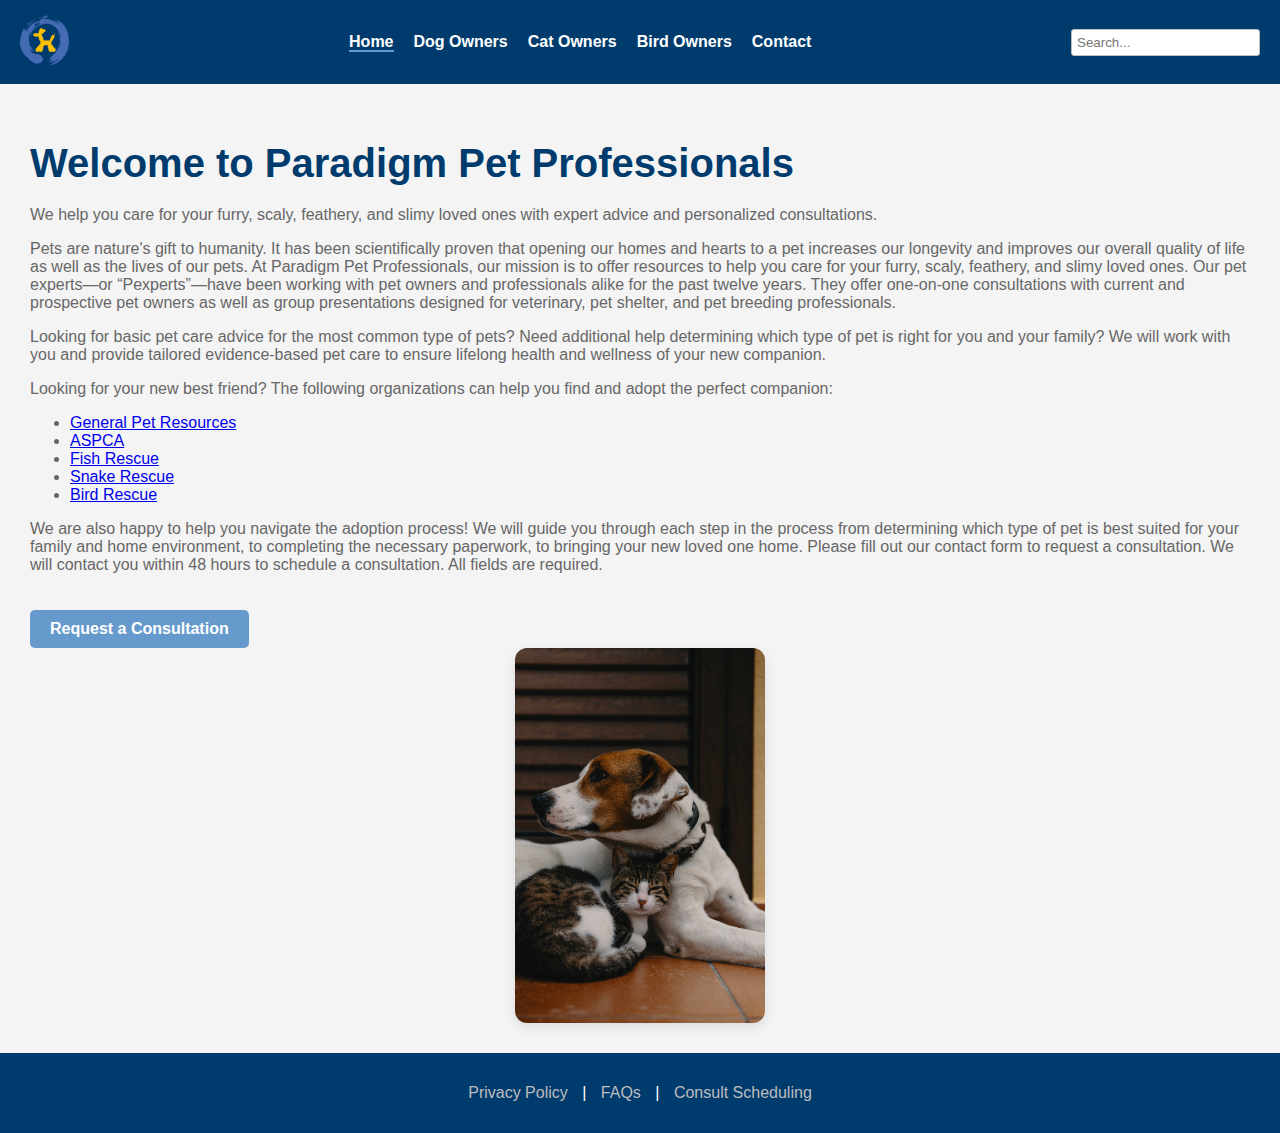
<file: index.html>
<!DOCTYPE html>
<html lang="en">

<head>
    <meta charset="UTF-8" />
    <meta name="viewport" content="width=device-width, initial-scale=1.0" />
    <title>Paradigm Pet Professionals - Home</title>
    <link rel="stylesheet" href="style.css" />
</head>

<body>
    <header>
        <div class="header-container">
            <div class="logo">
                <a href="index.html">
                    <img src="pics/logo.png" alt="Paradigm Pet Professionals Logo" />
                </a>
            </div>
            <nav>
                <ul>
                    <li><a href="index.html" class="active">Home</a></li>
                    <li><a href="dog.html">Dog Owners</a></li>
                    <li><a href="cat.html">Cat Owners</a></li>
                    <li><a href="bird.html">Bird Owners</a></li>
                    <li><a href="contact.html">Contact</a></li>
                </ul>
            </nav>
            <div class="search-bar">
                <input type="text" placeholder="Search..." />
            </div>
        </div>
    </header>

    <main class="main-content">
        <h1>Welcome to Paradigm Pet Professionals</h1>
        <p>We help you care for your furry, scaly, feathery, and slimy loved ones with expert advice and personalized consultations.</p>

        <p>Pets are nature's gift to humanity. It has been scientifically proven that opening our homes and hearts to a pet increases our longevity and improves our overall quality of life as well as the lives of our pets. At Paradigm Pet Professionals, our mission is to offer resources to help you care for your furry, scaly, feathery, and slimy loved ones. Our pet experts—or “Pexperts”—have been working with pet owners and professionals alike for the past twelve years. They offer one-on-one consultations with current and prospective pet owners as well as group presentations designed for veterinary, pet shelter, and pet breeding professionals.</p>

        <p>Looking for basic pet care advice for the most common type of pets? Need additional help determining which type of pet is right for you and your family? We will work with you and provide tailored evidence-based pet care to ensure lifelong health and wellness of your new companion.</p>

        <p>Looking for your new best friend? The following organizations can help you find and adopt the perfect companion:</p>
        <ul>
            <li><a href="https://bestfriends.org/pet-care-resources/issues/pet-adoption-resources" target="_blank">General Pet Resources</a></li>
            <li><a href="https://www.aspca.org/" target="_blank">ASPCA</a></li>
            <li><a href="https://www.sterlingshelter.org/humane-society/koi-fish-rescue/" target="_blank">Fish Rescue</a></li>
            <li><a href="https://savethesnakes.org/snakerescuecall/" target="_blank">Snake Rescue</a></li>
            <li><a href="https://ftlob.rescuegroups.org/" target="_blank">Bird Rescue</a></li>
        </ul>

        <p>We are also happy to help you navigate the adoption process! We will guide you through each step in the process from determining which type of pet is best suited for your family and home environment, to completing the necessary paperwork, to bringing your new loved one home. Please fill out our contact form to request a consultation. We will contact you within 48 hours to schedule a consultation. All fields are required.</p>

        <a href="contact.html" class="cta-button">Request a Consultation</a>

        <div class="home-image-box">
            <img src="pics/dogcat.jpg" alt="Happy pet" class="home-image">
        </div>
    </main>

    <footer id="index-footer">
        <p>
            <a href="privacy.html">Privacy Policy</a> |
            <a href="faq.html">FAQs</a> |
            <a href="contact.html">Consult Scheduling</a>
        </p>
    </footer>
</body>

</html>
</file>
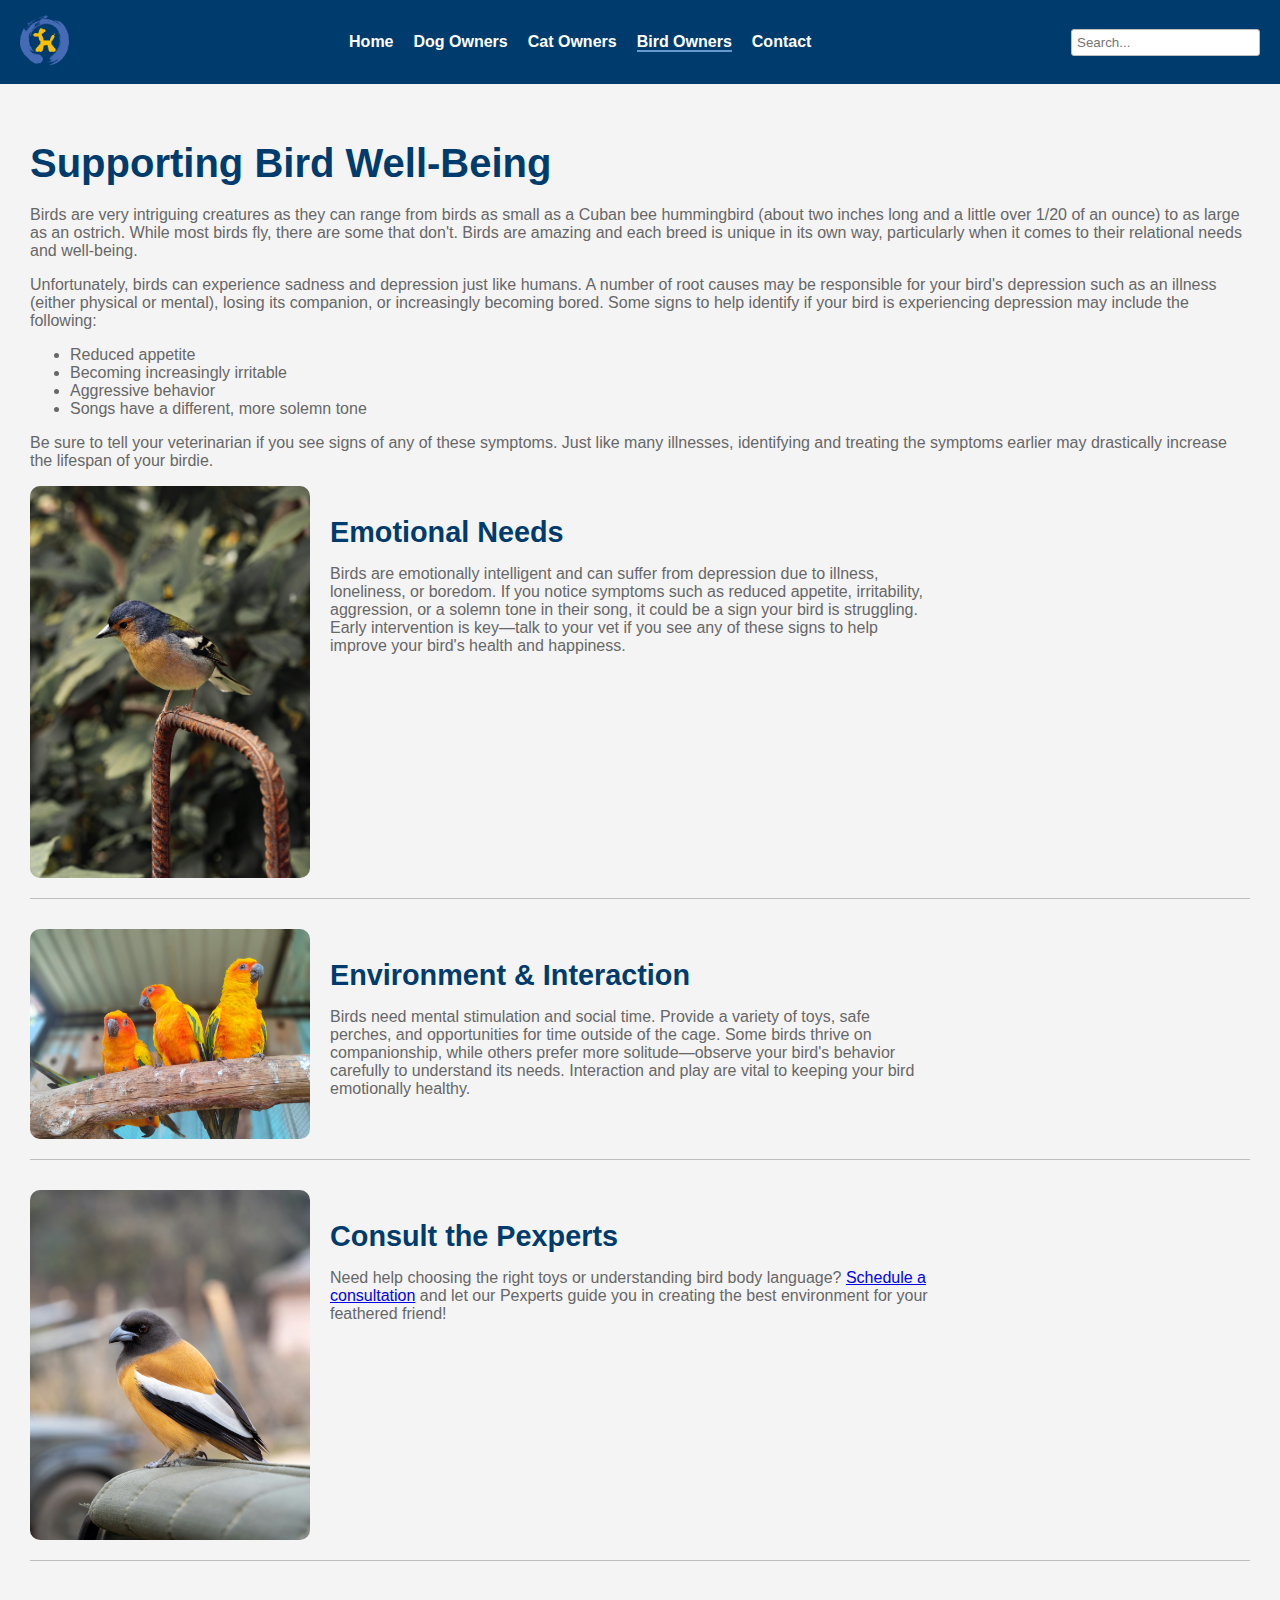
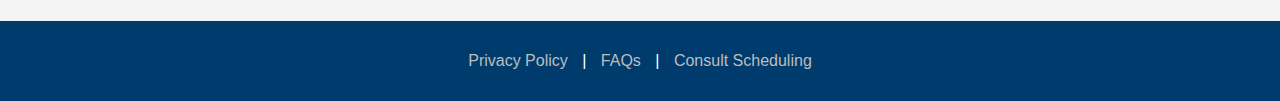
<file: bird.html>
<!DOCTYPE html>
<html lang="en">

<head>
    <meta charset="UTF-8" />
    <meta name="viewport" content="width=device-width, initial-scale=1.0" />
    <title>Bird Owners</title>
    <link rel="stylesheet" href="style.css" />
</head>

<body class="page-container">
    <header>
        <div class="header-container">
            <div class="logo">
                <a href="index.html">
                    <img src="pics/logo.png" alt="Paradigm Pet Professionals Logo" />
                </a>
            </div>
            <nav>
                <ul>
                    <li><a href="index.html">Home</a></li>
                    <li><a href="dog.html">Dog Owners</a></li>
                    <li><a href="cat.html">Cat Owners</a></li>
                    <li><a href="bird.html" class="active">Bird Owners</a></li>
                    <li><a href="contact.html">Contact</a></li>
                </ul>
            </nav>
            <div class="search-bar">
                <input type="text" placeholder="Search..." />
            </div>
        </div>
    </header>

    <main class="main-content">
        <h1>Supporting Bird Well-Being</h1>

        <p>Birds are very intriguing creatures as they can range from birds as small as a Cuban bee hummingbird (about
            two inches long and a little over 1/20 of an ounce) to as large as an ostrich. While most birds fly, there
            are some that don't. Birds are amazing and each breed is unique in its own way, particularly when it comes
            to their relational needs and well-being.</p>

        <p>Unfortunately, birds can experience sadness and depression just like humans. A number of root causes may be
            responsible for your bird's depression such as an illness (either physical or mental), losing its companion,
            or increasingly becoming bored. Some signs to help identify if your bird is experiencing depression may
            include the following:</p>

        <ul>
            <li>Reduced appetite</li>
            <li>Becoming increasingly irritable</li>
            <li>Aggressive behavior</li>
            <li>Songs have a different, more solemn tone</li>
        </ul>

        <p>Be sure to tell your veterinarian if you see signs of any of these symptoms. Just like many illnesses,
            identifying and treating the symptoms earlier may drastically increase the lifespan of your birdie.</p>

        <div class="pet-row">
            <img src="pics/bird1.jpg" alt="Bird Singing" />
            <div>
                <h2>Emotional Needs</h2>
                <p>Birds are emotionally intelligent and can suffer from depression due to illness, loneliness, or
                    boredom. If you notice symptoms such as reduced appetite, irritability, aggression, or a solemn tone
                    in their song, it could be a sign your bird is struggling. Early intervention is key—talk to your
                    vet if you see any of these signs to help improve your bird's health and happiness.</p>
            </div>
        </div>

        <div class="pet-row">
            <img src="pics/bird2.jpg" alt="Bird and Mirror" />
            <div>
                <h2>Environment & Interaction</h2>
                <p>Birds need mental stimulation and social time. Provide a variety of toys, safe perches, and
                    opportunities for time outside of the cage. Some birds thrive on companionship, while others prefer
                    more solitude—observe your bird's behavior carefully to understand its needs. Interaction and play
                    are vital to keeping your bird emotionally healthy.</p>
            </div>
        </div>

        <div class="pet-row">
            <img src="pics/bird3.jpg" alt="Bird on Perch" />
            <div>
                <h2>Consult the Pexperts</h2>
                <p>Need help choosing the right toys or understanding bird body language? <a
                        href="contact.html">Schedule a consultation</a> and let our Pexperts guide you in creating the
                    best environment for your feathered friend!</p>
            </div>
        </div>
    </main>

    <footer>
        <p>
            <a href="privacy.html">Privacy Policy</a> |
            <a href="faq.html">FAQs</a> |
            <a href="contact.html">Consult Scheduling</a>
        </p>
    </footer>

</body>

</html>
</file>
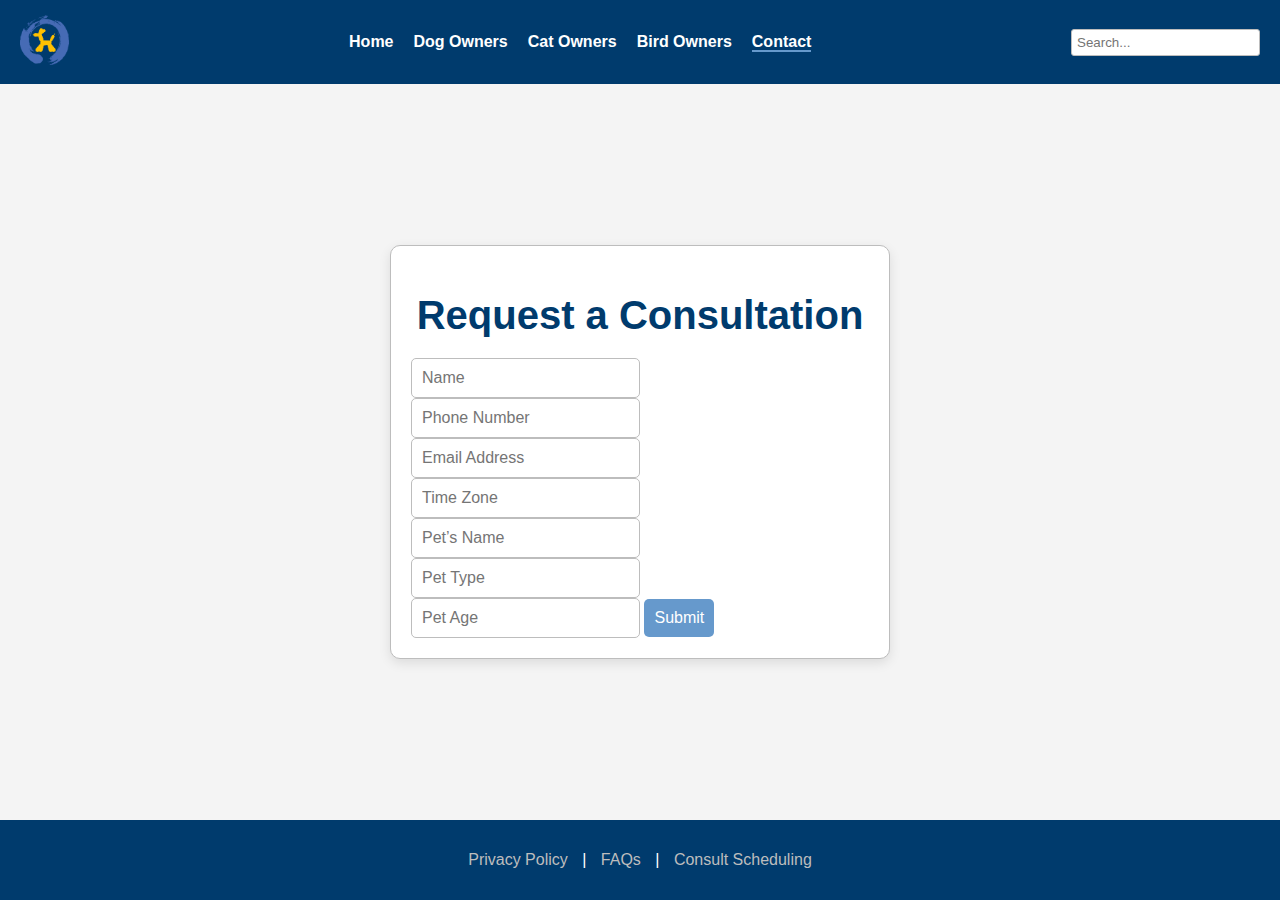
<file: contact.html>
<!DOCTYPE html>
<html lang="en">

<head>
    <meta charset="UTF-8" />
    <meta name="viewport" content="width=device-width, initial-scale=1.0" />
    <title>Contact Us</title>
    <link rel="stylesheet" href="style.css" />
</head>

<body class="page-container">
    <header>
        <div class="header-container">
            <div class="logo">
                <a href="index.html">
                    <img src="pics/logo.png" alt="Paradigm Pet Professionals Logo" />
                </a>
            </div>
            <nav>
                <ul>
                    <li><a href="index.html">Home</a></li>
                    <li><a href="dog.html">Dog Owners</a></li>
                    <li><a href="cat.html">Cat Owners</a></li>
                    <li><a href="bird.html">Bird Owners</a></li>
                    <li><a href="contact.html" class="active">Contact</a></li>
                </ul>
            </nav>
            <div class="search-bar">
                <input type="text" placeholder="Search..." />
            </div>
        </div>
    </header>

    <main class="centered-main">
        <div class="form-box">
            <h1 style="text-align:center;">Request a Consultation</h1>
            <form>
                <input type="text" placeholder="Name" required />
                <input type="text" placeholder="Phone Number" required />
                <input type="email" placeholder="Email Address" required />
                <input type="text" placeholder="Time Zone" required />
                <input type="text" placeholder="Pet’s Name" required />
                <input type="text" placeholder="Pet Type" required />
                <input type="text" placeholder="Pet Age" required />
                <button type="submit">Submit</button>
            </form>
        </div>
    </main>

    <footer>
        <p>
            <a href="privacy.html">Privacy Policy</a> |
            <a href="faq.html">FAQs</a> |
            <a href="contact.html">Consult Scheduling</a>
        </p>
    </footer>
</body>

</html>
</file>
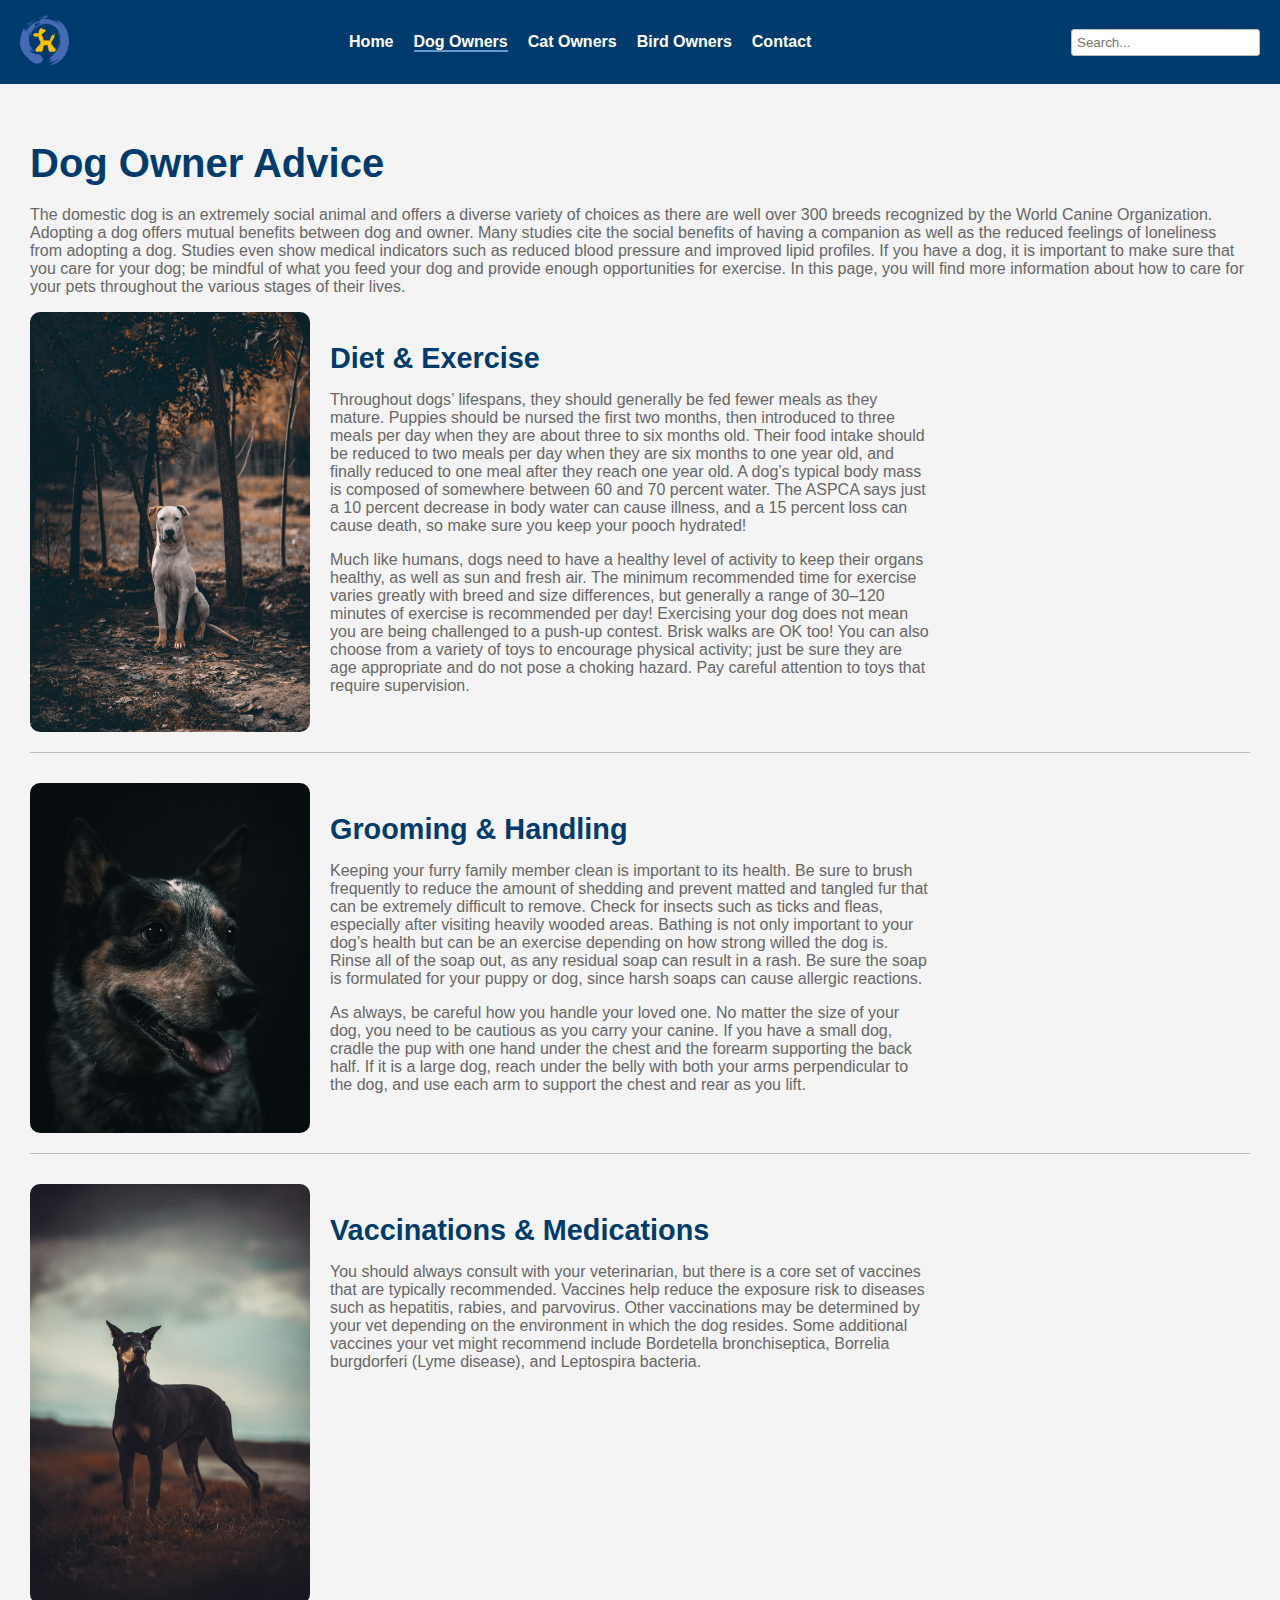
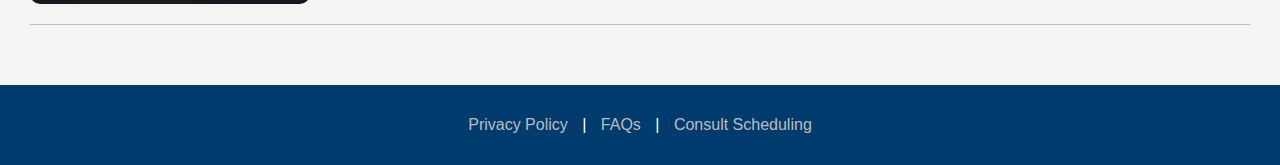
<file: dog.html>
<!DOCTYPE html>
<html lang="en">

<head>
    <meta charset="UTF-8" />
    <meta name="viewport" content="width=device-width, initial-scale=1.0" />
    <title>Dog Owners</title>
    <link rel="stylesheet" href="style.css" />
</head>

<body class="page-container">
    <header>
        <div class="header-container">
            <div class="logo">
                <a href="index.html">
                    <img src="pics/logo.png" alt="Paradigm Pet Professionals Logo" />
                </a>
            </div>
            <nav>
                <ul>
                    <li><a href="index.html">Home</a></li>
                    <li><a href="dog.html" class="active">Dog Owners</a></li>
                    <li><a href="cat.html">Cat Owners</a></li>
                    <li><a href="bird.html">Bird Owners</a></li>
                    <li><a href="contact.html">Contact</a></li>
                </ul>
            </nav>
            <div class="search-bar">
                <input type="text" placeholder="Search..." />
            </div>
        </div>
    </header>

    <main class="main-content">
        <h1>Dog Owner Advice</h1>

        <p>The domestic dog is an extremely social animal and offers a diverse variety of choices as there are well over
            300 breeds recognized by the World Canine Organization. Adopting a dog offers mutual benefits between dog
            and owner. Many studies cite the social benefits of having a companion as well as the reduced feelings of
            loneliness from adopting a dog. Studies even show medical indicators such as reduced blood pressure and
            improved lipid profiles. If you have a dog, it is important to make sure that you care for your dog; be
            mindful of what you feed your dog and provide enough opportunities for exercise. In this page, you will find
            more information about how to care for your pets throughout the various stages of their lives.</p>

        <div class="pet-row">
            <img src="pics/dog1.jpg" alt="Dog Playing" />
            <div>
                <h2>Diet & Exercise</h2>
                <p>Throughout dogs’ lifespans, they should generally be fed fewer meals as they mature. Puppies should
                    be nursed the first two months, then introduced to three meals per day when they are about three to
                    six months old. Their food intake should be reduced to two meals per day when they are six months to
                    one year old, and finally reduced to one meal after they reach one year old. A dog’s typical body
                    mass is composed of somewhere between 60 and 70 percent water. The ASPCA says just a 10 percent
                    decrease in body water can cause illness, and a 15 percent loss can cause death, so make sure you
                    keep your pooch hydrated!</p>

                <p>Much like humans, dogs need to have a healthy level of activity to keep their organs healthy, as well
                    as sun and fresh air. The minimum recommended time for exercise varies greatly with breed and size
                    differences, but generally a range of 30–120 minutes of exercise is recommended per day! Exercising
                    your dog does not mean you are being challenged to a push-up contest. Brisk walks are OK too! You
                    can also choose from a variety of toys to encourage physical activity; just be sure they are age
                    appropriate and do not pose a choking hazard. Pay careful attention to toys that require
                    supervision.</p>
            </div>
        </div>

        <div class="pet-row">
            <img src="pics/dog2.jpg" alt="Dog Walking" />
            <div>
                <h2>Grooming & Handling</h2>
                <p>Keeping your furry family member clean is important to its health. Be sure to brush frequently to
                    reduce the amount of shedding and prevent matted and tangled fur that can be extremely difficult to
                    remove. Check for insects such as ticks and fleas, especially after visiting heavily wooded areas.
                    Bathing is not only important to your dog’s health but can be an exercise depending on how strong
                    willed the dog is. Rinse all of the soap out, as any residual soap can result in a rash. Be sure the
                    soap is formulated for your puppy or dog, since harsh soaps can cause allergic reactions.</p>

                <p>As always, be careful how you handle your loved one. No matter the size of your dog, you need to be
                    cautious as you carry your canine. If you have a small dog, cradle the pup with one hand under the
                    chest and the forearm supporting the back half. If it is a large dog, reach under the belly with
                    both your arms perpendicular to the dog, and use each arm to support the chest and rear as you lift.
                </p>
            </div>
        </div>

        <div class="pet-row">
            <img src="pics/dog3.jpg" alt="Dog Grooming" />
            <div>
                <h2>Vaccinations & Medications</h2>
                <p>You should always consult with your veterinarian, but there is a core set of vaccines that are
                    typically recommended. Vaccines help reduce the exposure risk to diseases such as hepatitis, rabies,
                    and parvovirus. Other vaccinations may be determined by your vet depending on the environment in
                    which the dog resides. Some additional vaccines your vet might recommend include Bordetella
                    bronchiseptica, Borrelia burgdorferi (Lyme disease), and Leptospira bacteria.</p>
            </div>
        </div>
    </main>

    <footer>
        <p>
            <a href="privacy.html">Privacy Policy</a> |
            <a href="faq.html">FAQs</a> |
            <a href="contact.html">Consult Scheduling</a>
        </p>
    </footer>

</body>

</html>
</file>
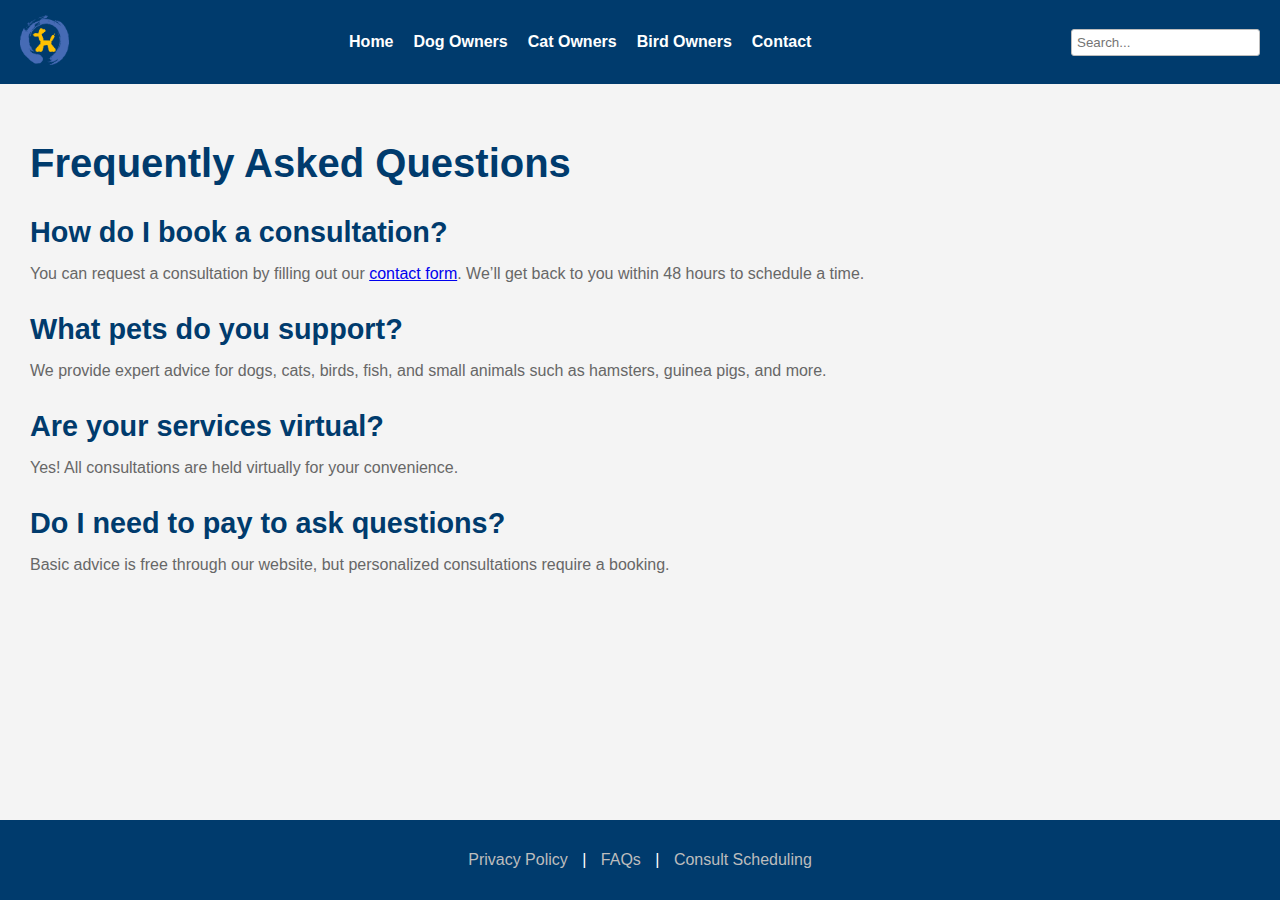
<file: faq.html>
<!DOCTYPE html>
<html lang="en">

<head>
    <meta charset="UTF-8" />
    <meta name="viewport" content="width=device-width, initial-scale=1.0" />
    <title>FAQs - Paradigm Pet Professionals</title>
    <link rel="stylesheet" href="style.css" />
</head>

<body class="page-container">
    <header>
        <div class="header-container">
            <div class="logo">
                <a href="index.html">
                    <img src="pics/logo.png" alt="Paradigm Pet Professionals Logo" />
                </a>
            </div>
            <nav>
                <ul>
                    <li><a href="index.html">Home</a></li>
                    <li><a href="dog.html">Dog Owners</a></li>
                    <li><a href="cat.html">Cat Owners</a></li>
                    <li><a href="bird.html">Bird Owners</a></li>
                    <li><a href="contact.html">Contact</a></li>
                </ul>
            </nav>
            <div class="search-bar">
                <input type="text" placeholder="Search..." />
            </div>
        </div>
    </header>

    <main class="main-content">
        <h1>Frequently Asked Questions</h1>

        <h2>How do I book a consultation?</h2>
        <p>You can request a consultation by filling out our <a href="contact.html">contact form</a>. We’ll get back to
            you within 48 hours to schedule a time.</p>

        <h2>What pets do you support?</h2>
        <p>We provide expert advice for dogs, cats, birds, fish, and small animals such as hamsters, guinea pigs, and
            more.</p>

        <h2>Are your services virtual?</h2>
        <p>Yes! All consultations are held virtually for your convenience.</p>

        <h2>Do I need to pay to ask questions?</h2>
        <p>Basic advice is free through our website, but personalized consultations require a booking.</p>
    </main>

    <footer>
        <p>
            <a href="privacy.html">Privacy Policy</a> |
            <a href="faq.html" class="active">FAQs</a> |
            <a href="contact.html">Consult Scheduling</a>
        </p>
    </footer>
</body>

</html>
</file>
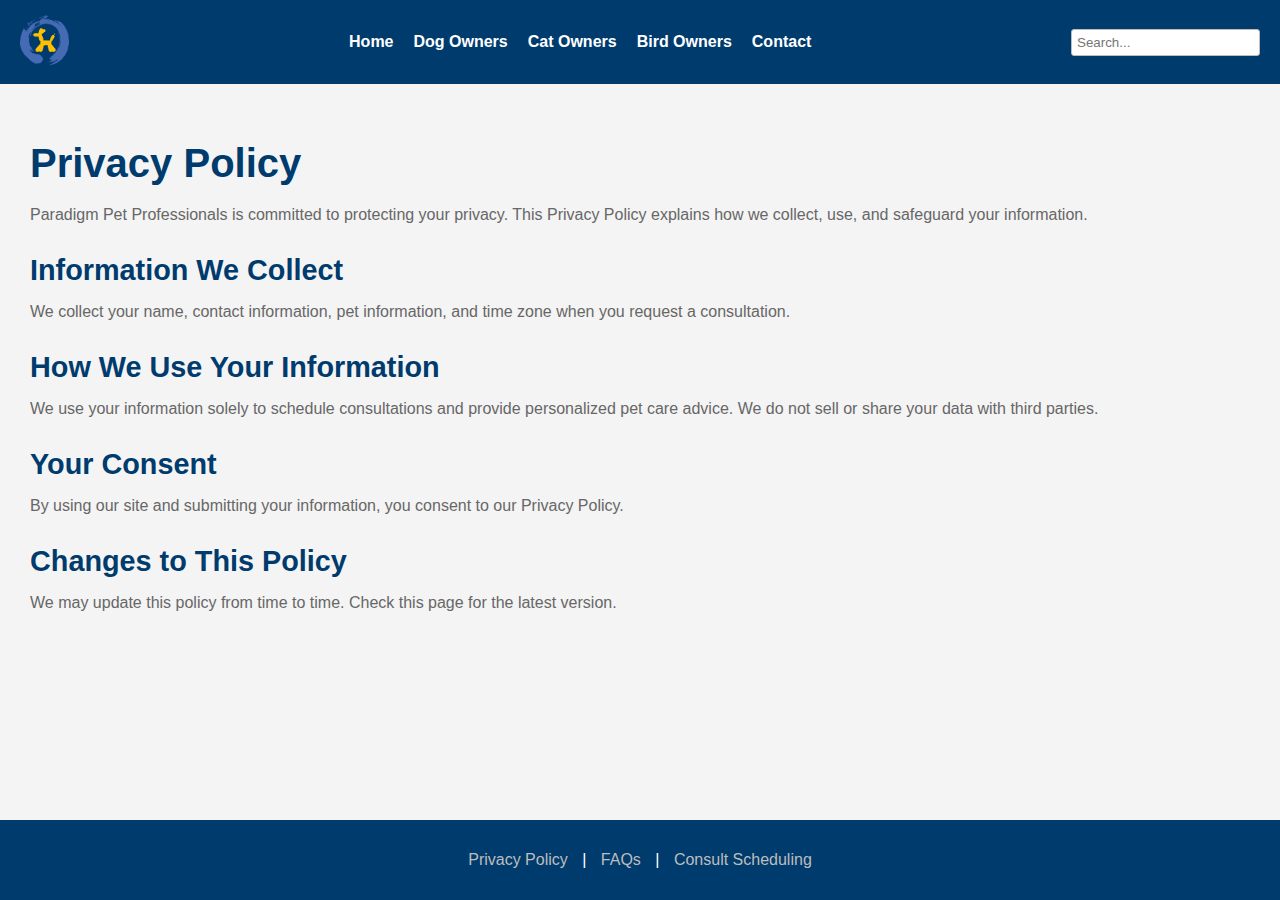
<file: privacy.html>
<!DOCTYPE html>
<html lang="en">

<head>
    <meta charset="UTF-8" />
    <meta name="viewport" content="width=device-width, initial-scale=1.0" />
    <title>Privacy Policy - Paradigm Pet Professionals</title>
    <link rel="stylesheet" href="style.css" />
</head>

<body class="page-container">
    <header>
        <div class="header-container">
            <div class="logo">
                <a href="index.html">
                    <img src="pics/logo.png" alt="Paradigm Pet Professionals Logo" />
                </a>
            </div>
            <nav>
                <ul>
                    <li><a href="index.html"">Home</a></li>
                    <li><a href=" dog.html">Dog Owners</a></li>
                    <li><a href="cat.html">Cat Owners</a></li>
                    <li><a href="bird.html">Bird Owners</a></li>
                    <li><a href="contact.html">Contact</a></li>
                </ul>
            </nav>
            <div class="search-bar">
                <input type="text" placeholder="Search..." />
            </div>
        </div>
    </header>

    <main class="main-content">
        <h1>Privacy Policy</h1>
        <p>Paradigm Pet Professionals is committed to protecting your privacy. This Privacy Policy explains how we
            collect, use, and safeguard your information.</p>

        <h2>Information We Collect</h2>
        <p>We collect your name, contact information, pet information, and time zone when you request a consultation.
        </p>

        <h2>How We Use Your Information</h2>
        <p>We use your information solely to schedule consultations and provide personalized pet care advice. We do not
            sell or share your data with third parties.</p>

        <h2>Your Consent</h2>
        <p>By using our site and submitting your information, you consent to our Privacy Policy.</p>

        <h2>Changes to This Policy</h2>
        <p>We may update this policy from time to time. Check this page for the latest version.</p>
    </main>

    <footer>
        <p>
            <a href="privacy.html" class="active">Privacy Policy</a> |
            <a href="faq.html">FAQs</a> |
            <a href="contact.html">Consult Scheduling</a>
        </p>
    </footer>
</body>

</html>
</file>
<file: style.css>
/* ---------------- GENERAL ---------------- */
body {
    font-family: Arial, sans-serif;
    margin: 0;
    background-color: #f4f4f4;
    color: #676767; 
}

html, body {
    height: 100%;
    margin: 0;
    padding: 0;
}

.page-container {
    display: flex;
    flex-direction: column;
    min-height: 100vh;
}

/* ---------------- HEADER ---------------- */
header {
    background-color: #003B6D; 
    padding: 15px 20px;
}

.header-container {
    display: flex;
    align-items: center;
    justify-content: space-between;
    flex-wrap: wrap;
}

.logo img {
    height: 50px;
    width: auto;
    margin-right: 20px;
}

nav ul {
    list-style: none;
    display: flex;
    gap: 20px;
    margin: 0;
    padding: 0;
}

nav ul li {
    display: inline;
}

nav ul li a {
    color: white;
    text-decoration: none;
    font-weight: bold;
}

nav ul li a.active {
    border-bottom: 2px solid #6699CC;
}

.search-bar input[type="text"] {
    padding: 5px;
    border-radius: 3px;
    border: 1px solid #BDBDBD; 
}

/* ---------------- MAIN ---------------- */
main {
    padding: 30px;
}

.main-content {
    flex: 1;
    padding: 30px;
    box-sizing: border-box;
}

main.centered-main {
    flex: 1;
    display: flex;
    justify-content: center;
    align-items: center;
    padding: 10px;
    box-sizing: border-box;
}

/* ---------------- TITLES ---------------- */
h1, h2 {
    color: #003B6D; 
}

h1 {
    font-size: 2.5em;
    margin-bottom: 20px;
}

h2 {
    font-size: 1.8em;
    margin-top: 30px;
    margin-bottom: 10px;
}

/* ---------------- PET SECTIONS ---------------- */
.pet-row {
    display: flex;
    gap: 20px;
    margin-bottom: 30px;
    align-items: flex-start;
    flex-wrap: wrap;
    border-bottom: 1px solid #BDBDBD; 
    padding-bottom: 20px;
}

.pet-row img {
    width: 280px;
    border-radius: 10px;
    flex-shrink: 0;
}

.pet-row div {
    max-width: 600px;
}

/* ---------------- HOME PAGE IMAGE ---------------- */
.home-image-box {
    display: flex;
    align-items: center;
    justify-content: center;
    min-width: 200px;
}

.home-image {
    width: 250px;
    height: auto;
    border-radius: 12px;
    box-shadow: 0 4px 12px rgba(0, 0, 0, 0.1);
}

/* ---------------- FORM ---------------- */
.form-box {
    width: 100%;
    max-width: 500px;
    background-color: #ffffff;
    border: 1px solid #BDBDBD;
    border-radius: 10px;
    box-shadow: 0 4px 12px rgba(0, 0, 0, 0.1);
    padding: 20px;
    box-sizing: border-box;
}

form input,
form button {
    padding: 10px;
    font-size: 1em;
    border: 1px solid #BDBDBD;
    border-radius: 5px;
}

form button {
    background-color: #6699CC; 
    color: white;
    border: none;
    cursor: pointer;
    transition: background-color 0.3s ease;
}

form button:hover {
    background-color: #003B6D; 
}

/* ---------------- CTA BUTTON ---------------- */
.cta-button {
    display: inline-block;
    margin-top: 20px;
    padding: 10px 20px;
    background-color: #6699CC; 
    color: white;
    text-decoration: none;
    border-radius: 5px;
    font-weight: bold;
}

.cta-button:hover {
    background-color: #003B6D; 
}

/* ---------------- FOOTER ---------------- */
footer {
    width: 100%;
    background-color: #003B6D;
    color: white;
    text-align: center;
    padding: 15px 20px;
    box-sizing: border-box;
}

footer a {
    color: #BDBDBD;
    text-decoration: none;
    margin: 0 10px;
}

footer a:hover {
    color: #6699CC; 
}
</file>
